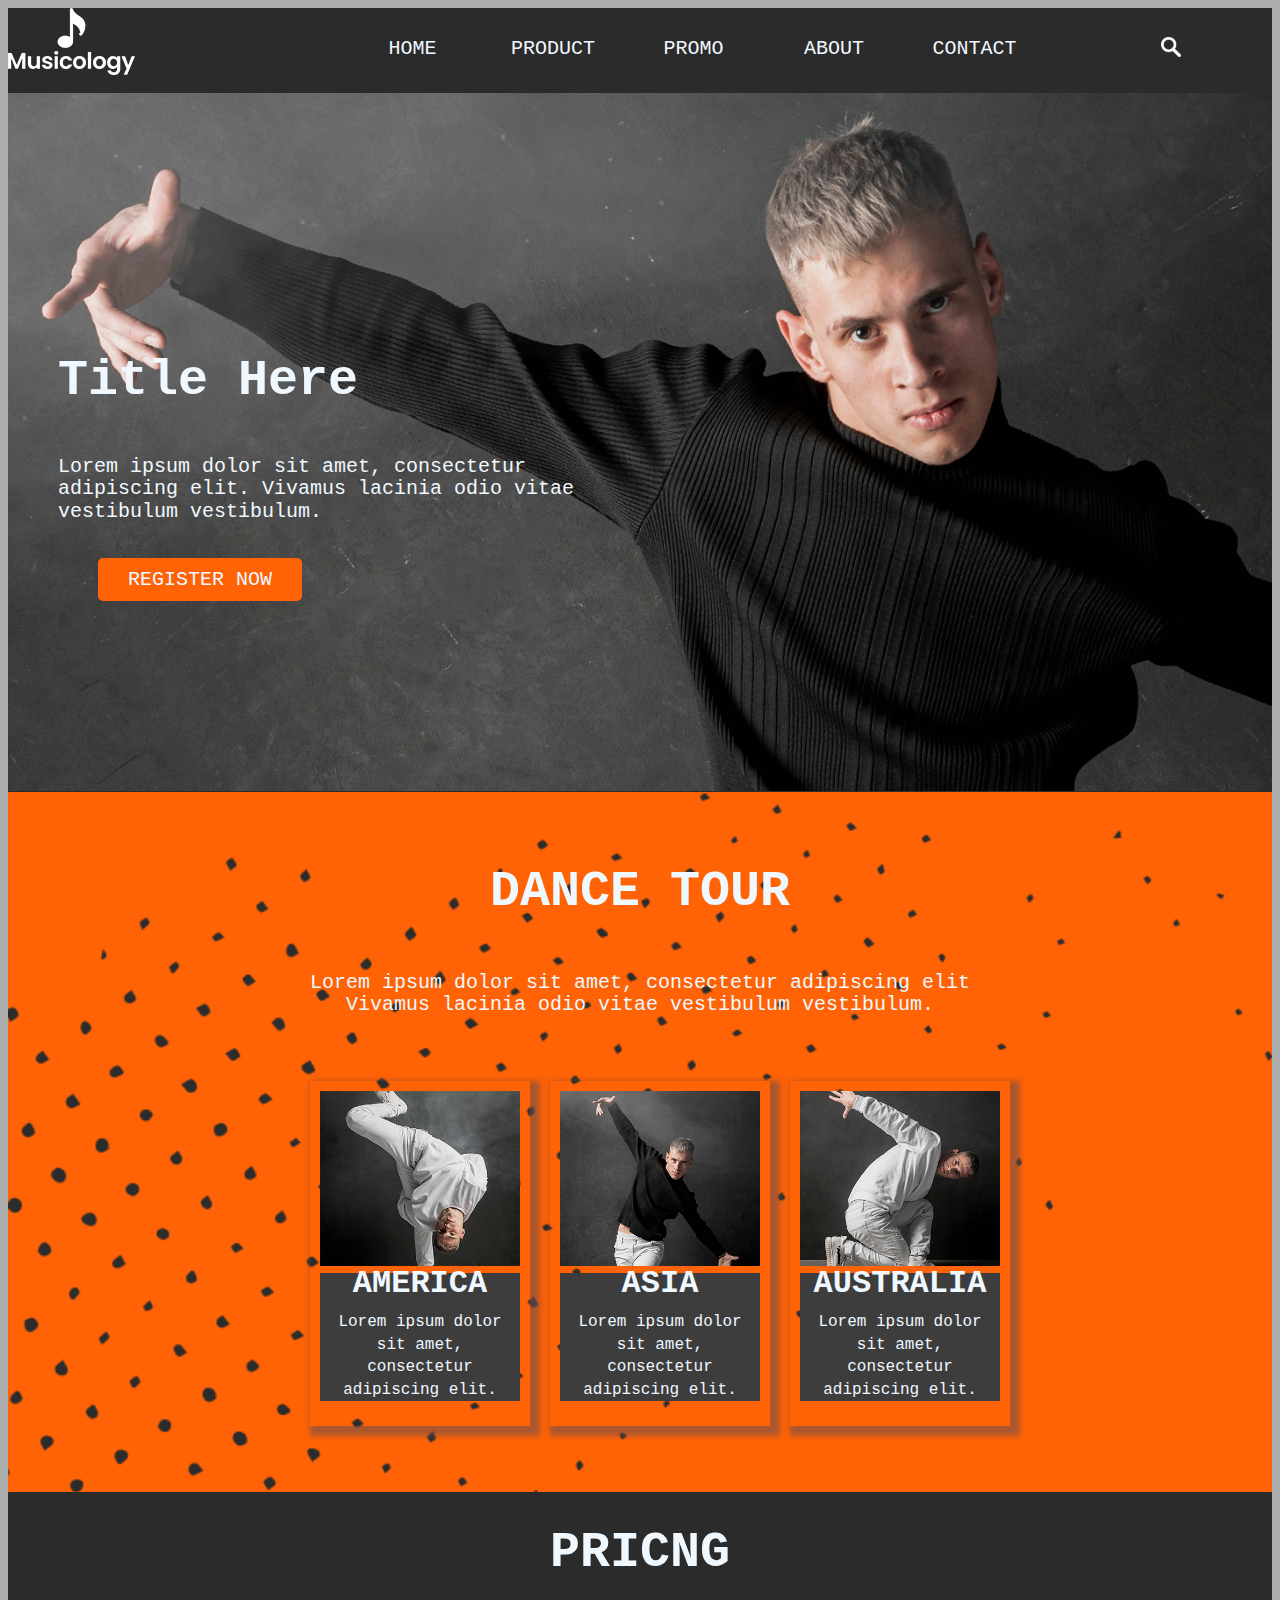
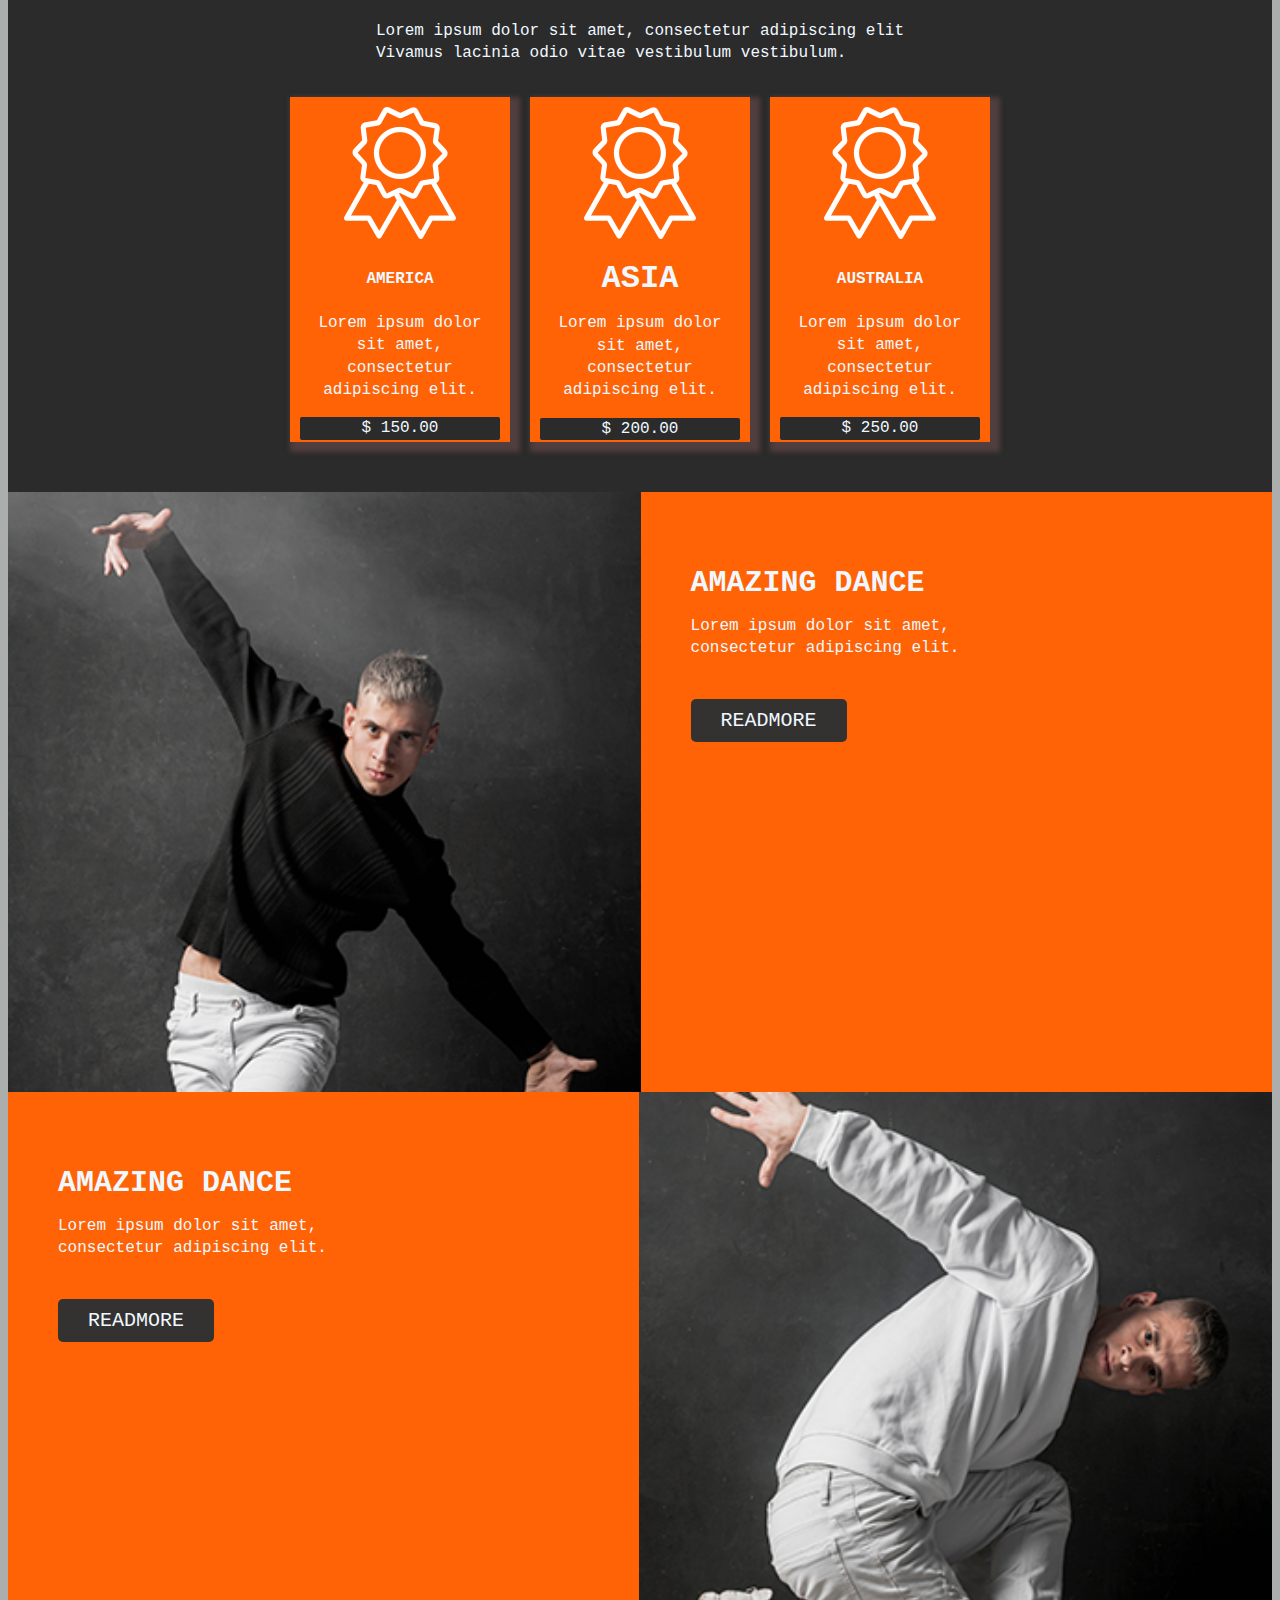
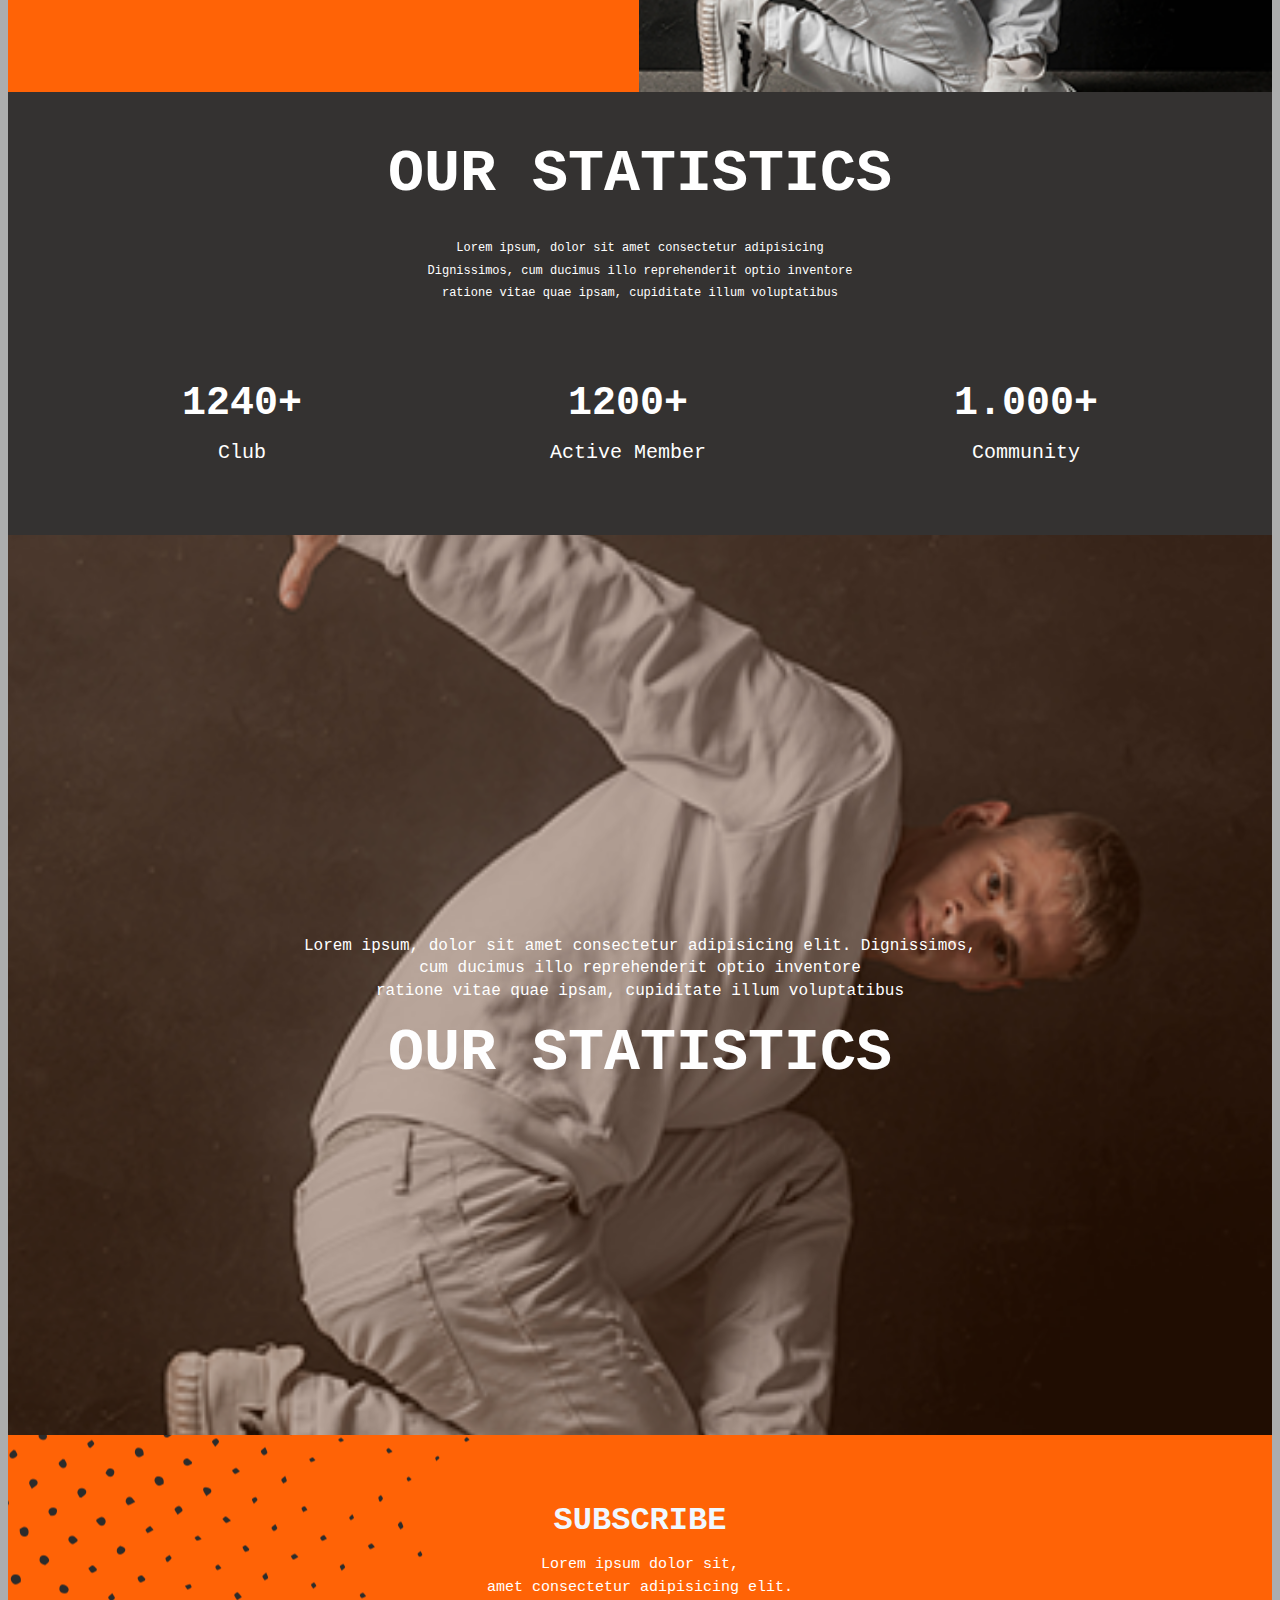
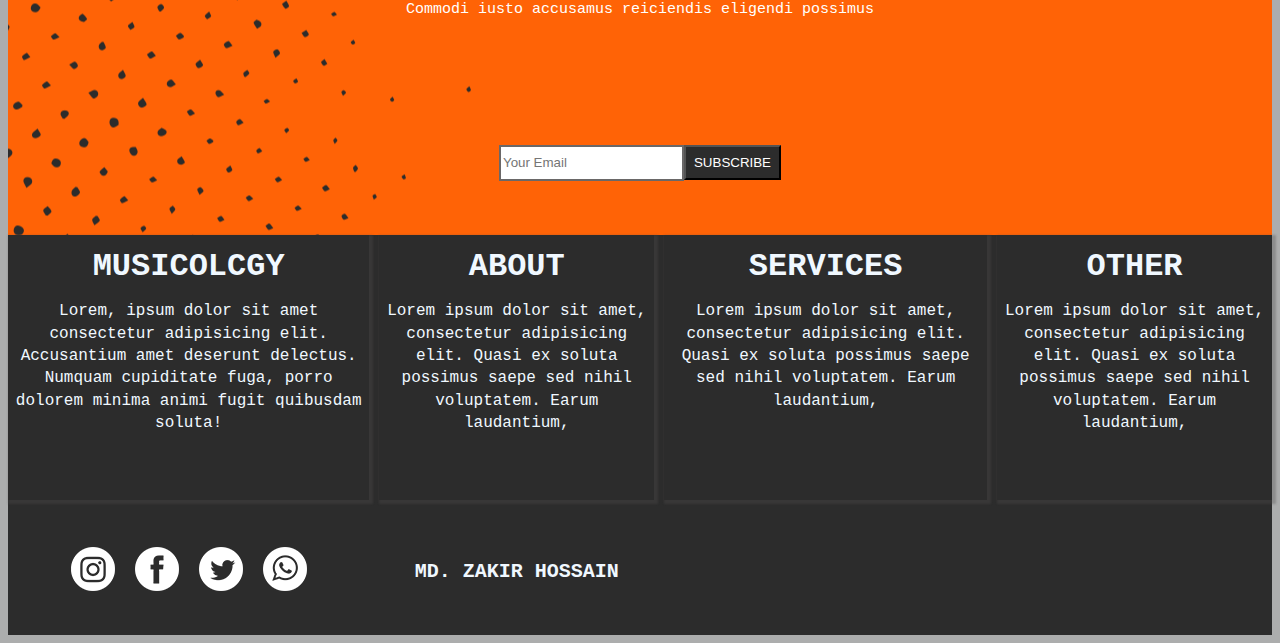
<file: index.html>
<!DOCTYPE html>
<html lang="en">
<head>
    <meta charset="UTF-8">
    <meta http-equiv="X-UA-Compatible" content="IE=edge">
    <meta name="viewport" content="width=device-width, initial-scale=1.0">
    <title>Project one home page</title>
    <link rel="stylesheet" href="./CSS/FastCss.css">

</head>

<body>
    <main>
    <!--=======================Header part start================--> 
        <header id="#" class="row">
                <div class="logo-1">
                    <a href="#"><img src="./PHOTOS/logo.png" alt="logo-img"></a>
                </div>
                <nav class="manu-1">
                    <ul>
                        <li>
                            <a href="#">HOME</a>
                        </li>
                        <li>
                            <a href="#">PRODUCT</a>
                        </li>
                        <li>
                            <a href="#">PROMO</a>
                        </li>
                        <li>
                            <a href="#">ABOUT</a>
                        </li>
                        <li>
                            <a href="#">CONTACT</a>
                        </li>
                    </ul>
                </nav>
                <div class="sercebar-1">
                    <img src="./PHOTOS/serce.png" alt="sercebar">
                </div>
        </header>
    <!--=======================Header part end================-->

    <!--=======================body  part-1 start================--> 

        <section id="#" class="row-1">
                <h1 class="ti">Title Here</h1>
                <p class="lo-1">Lorem ipsum dolor sit amet, consectetur <br> adipiscing elit. Vivamus lacinia odio vitae <br> vestibulum vestibulum. </p>
                <form action="#" class="reg-1">
                    <ul>
                        <li>
                            <a href="#"> REGISTER NOW</a>
                        </li>
                    </ul>
                </form>
        </section>
        <!--=======================body  part-1 End================--> 

        <!--=======================body  part-2 start================--> 

        <section id="#" class="row-2">
                <h1 class="ti-1">DANCE TOUR</h1>
                <p class="lo-2">Lorem ipsum dolor sit amet, consectetur adipiscing elit <br> Vivamus lacinia odio vitae vestibulum vestibulum. </p>
        <dir class="para-01">
                <div class="para-1" >
                    <img class="sobi-1" src="./PHOTOS/man-1.png" alt="img">
                <div class=" bag-1">
                    <h1 class="tia-1">AMERICA</h1>
                <p class="loa-1">Lorem ipsum dolor sit amet, consectetur adipiscing elit.</p>
                </div>
                </div>

                <div class=" para-1">
                    <img class="sobi-1" src="./PHOTOS/man-2.png" alt="img">
                    <div class=" bag-1">
                    <h1 class="tia-1">ASIA</h1>
                <p class="loa-2">Lorem ipsum dolor sit amet, consectetur adipiscing elit.</p>
            </div>
                </div>

                <div class=" para-1">
                    <img class="sobi-1" src="./PHOTOS/man-3.png" alt="img">
                    <div class=" bag-1">
                    <h1 class="tia-1">AUSTRALIA</h1>
                <p class="loa-1">Lorem ipsum dolor sit amet, consectetur adipiscing elit.</p>
            </div>
                </div>
            </dir>
        </section>
        
        <!--=======================body  part-2 End================--> 

        <!--=======================body  part-3 start================--> 
        <section id="#" class="row-3">
                    <h1 class="ti-11">PRICNG</h1>
                    <p class="lo-21">Lorem ipsum dolor sit amet, consectetur adipiscing elit <br>  Vivamus lacinia odio vitae vestibulum vestibulum. </p>

                <div class="para-02">
                    <div class="para-11" >
                        <img class="sobi-11" src="./PHOTOS/img-1-3.png" alt="img">
                        <h4 class="tia-11">AMERICA</h4>
                    <p class="loa-11">Lorem ipsum dolor sit amet, consectetur adipiscing elit.</p>
                    <div class="dolar-1">$ 150.00</div>
                    </div>

                    <div class=" para-11">
                        <img class="sobi-11" src="./PHOTOS/img-1-3.png" alt="img">
                        <h1 class="tia-11">ASIA</h1>
                    <p class="loa-21">Lorem ipsum dolor sit amet, consectetur adipiscing elit.</p>
                    <div class="dolar-1">$ 200.00</div>
                    </div>

                    <div class=" para-11">
                        <img class="sobi-11" src="./PHOTOS/img-1-3.png" alt="img">
                        <h4 class="tia-11">AUSTRALIA</h4>
                    <p class="loa-31">Lorem ipsum dolor sit amet, consectetur adipiscing elit.</p>
                    <div class="dolar-1">$ 250.00</div>
                    </div>
                </div>
            </section>
        <!--=======================body  part-3 End================-->
    <!--=======================body  part-4 start================-->
    <section id="#" class="row-4">
        <div class="ima-1"></div>
        <div class=" para-61">
            <h1 class="tia-62">AMAZING DANCE</h1>
        <p class="loa-62">Lorem ipsum dolor sit amet, <br> consectetur adipiscing elit.</p>
        <form action="#" class="reg-2">
            <ul>
                <li>
                    <a href="#">READMORE</a>
                </li>
            </ul>
        </form>
    </div>
    </section>


    <!--=======================body  part-4 End ================-->
    <!--=======================body  part-5 start ================-->
    <section id="#" class="row-4">
        
        <div class=" para-61">
            <h1 class="tia-62">AMAZING DANCE</h1>
        <p class="loa-62">Lorem ipsum dolor sit amet, <br> consectetur adipiscing elit.</p>

        <form action="#" class="reg-2">
            <ul>
                <li>
                    <a href="#">READMORE</a>
                </li>
            </ul>
        </form>
    </div>
    <div class="ima-2"></div>
    </section>

    <!--=======================body  part-5 End ================-->

    <!--=======================body  part-6 start================-->
    <section id="bag-61" class="row-6">
        <div class="our">
            <h1>OUR STATISTICS</h1>
        </div>
        <div class="LORM">
            <P>Lorem ipsum, dolor sit amet consectetur adipisicing <br> Dignissimos, cum ducimus illo reprehenderit optio inventore <br> ratione vitae quae ipsam, cupiditate illum voluptatibus </P>
        </div>
<div class="club-2" >
        <div class="CLUB-1">
            <h1>1240+</h1>
            <p>Club</p>
        </div>
        <div class="CLUB-2">
            <h1>1200+</h1>
            <p>Active Member</p>
        </div>
        <div class="CLUB-3">
            <h1>1.000+</h1>
            <p>Community</p>
        </div>
    </div>
    </section>
    <!--=======================body  part-6 End ================-->

    <!--=======================body  part-7 start================-->
    <section id="#" class="row-7">
        <div class="colar-1">
        <div class="LORM-2">
            <P>Lorem ipsum, dolor sit amet consectetur adipisicing elit. Dignissimos, <br> cum ducimus illo reprehenderit optio inventore <br> ratione vitae quae ipsam, cupiditate illum voluptatibus </P>
            <div class="our-2">
                <h1>OUR STATISTICS</h1>
            </div>
        </div>
    </div>
    </section>
    <!--=======================body  part-7 End================-->
    <!--=======================body  part-8 Start================-->
        <header id="#" class="row-8">
            <div class="subsc-1">
                <h1>SUBSCRIBE</h1>
                <p class="iprem-1">Lorem ipsum dolor sit, <br> amet consectetur adipisicing elit. <br> Commodi iusto accusamus reiciendis eligendi possimus </p>
            </div>
            <div class="sub-9">
                <input class="email-1"type="text" id="text" placeholder="Your Email">
                <div class="mit-5" >
                    <button class=" submite-5" type="submit" id="#" >
                        SUBSCRIBE
                    </button>
                </div>
            </div>
            
        </header>
    <!--=======================body  part-8 End================-->

    <!--=======================footer-Stat================-->
        <footer id="#" class="footer-1">
        <div class="mu-1" >
            <div class="ba-1"> <h1>MUSICOLCGY</h1></div>
            <div class="dolor-1"><p>Lorem, ipsum dolor sit amet consectetur adipisicing elit. Accusantium amet deserunt delectus. Numquam cupiditate fuga, porro dolorem minima animi fugit quibusdam soluta!</p></div>
           
        </div>

        <div class="mu-1" >
            <div class="ab-1">
                <h1>ABOUT</h1>
            </div>
            <div class="ab-2">
                <P> Lorem ipsum dolor sit amet, consectetur adipisicing elit. Quasi ex soluta possimus saepe sed nihil voluptatem. Earum laudantium,</P>
            </div>
        </div>

        <div class="mu-1">
            <div class="ab-1">
                <h1>SERVICES</h1>
            </div>
            <div class="ab-2">
                <P> Lorem ipsum dolor sit amet, consectetur adipisicing elit. Quasi ex soluta possimus saepe sed nihil voluptatem. Earum laudantium,</P>
            </div>
        </div>

        <div class="mu-1">
            <div class="ab-1">
                <h1>OTHER</h1>
            </div>
            <div class="ab-2">
                <P> Lorem ipsum dolor sit amet, consectetur adipisicing elit. Quasi ex soluta possimus saepe sed nihil voluptatem. Earum laudantium,</P>
            </div>
        </div>
        <div class="barw-1">
            <a class="bar-11" href="#"><img src="./PHOTOS/bar-1.png" alt=" masenger"></a>
            <a class="bar-12" href="#"><img src="./PHOTOS/fb.png" alt=" masenger"></a>
            <a class="bar-13" href="#"><img src="./PHOTOS/twer.png" alt=" masenger"></a>
            <a class="bar-14" href="#"><img src="./PHOTOS/wors.png" alt=" masenger"></a>
    </div>
    <div class="ZAKIR">
        <H4>MD. ZAKIR HOSSAIN </H4>
    </div>
        </footer>
<!--=======================footer-End================-->

    </main>
</body>
</html>
</file>
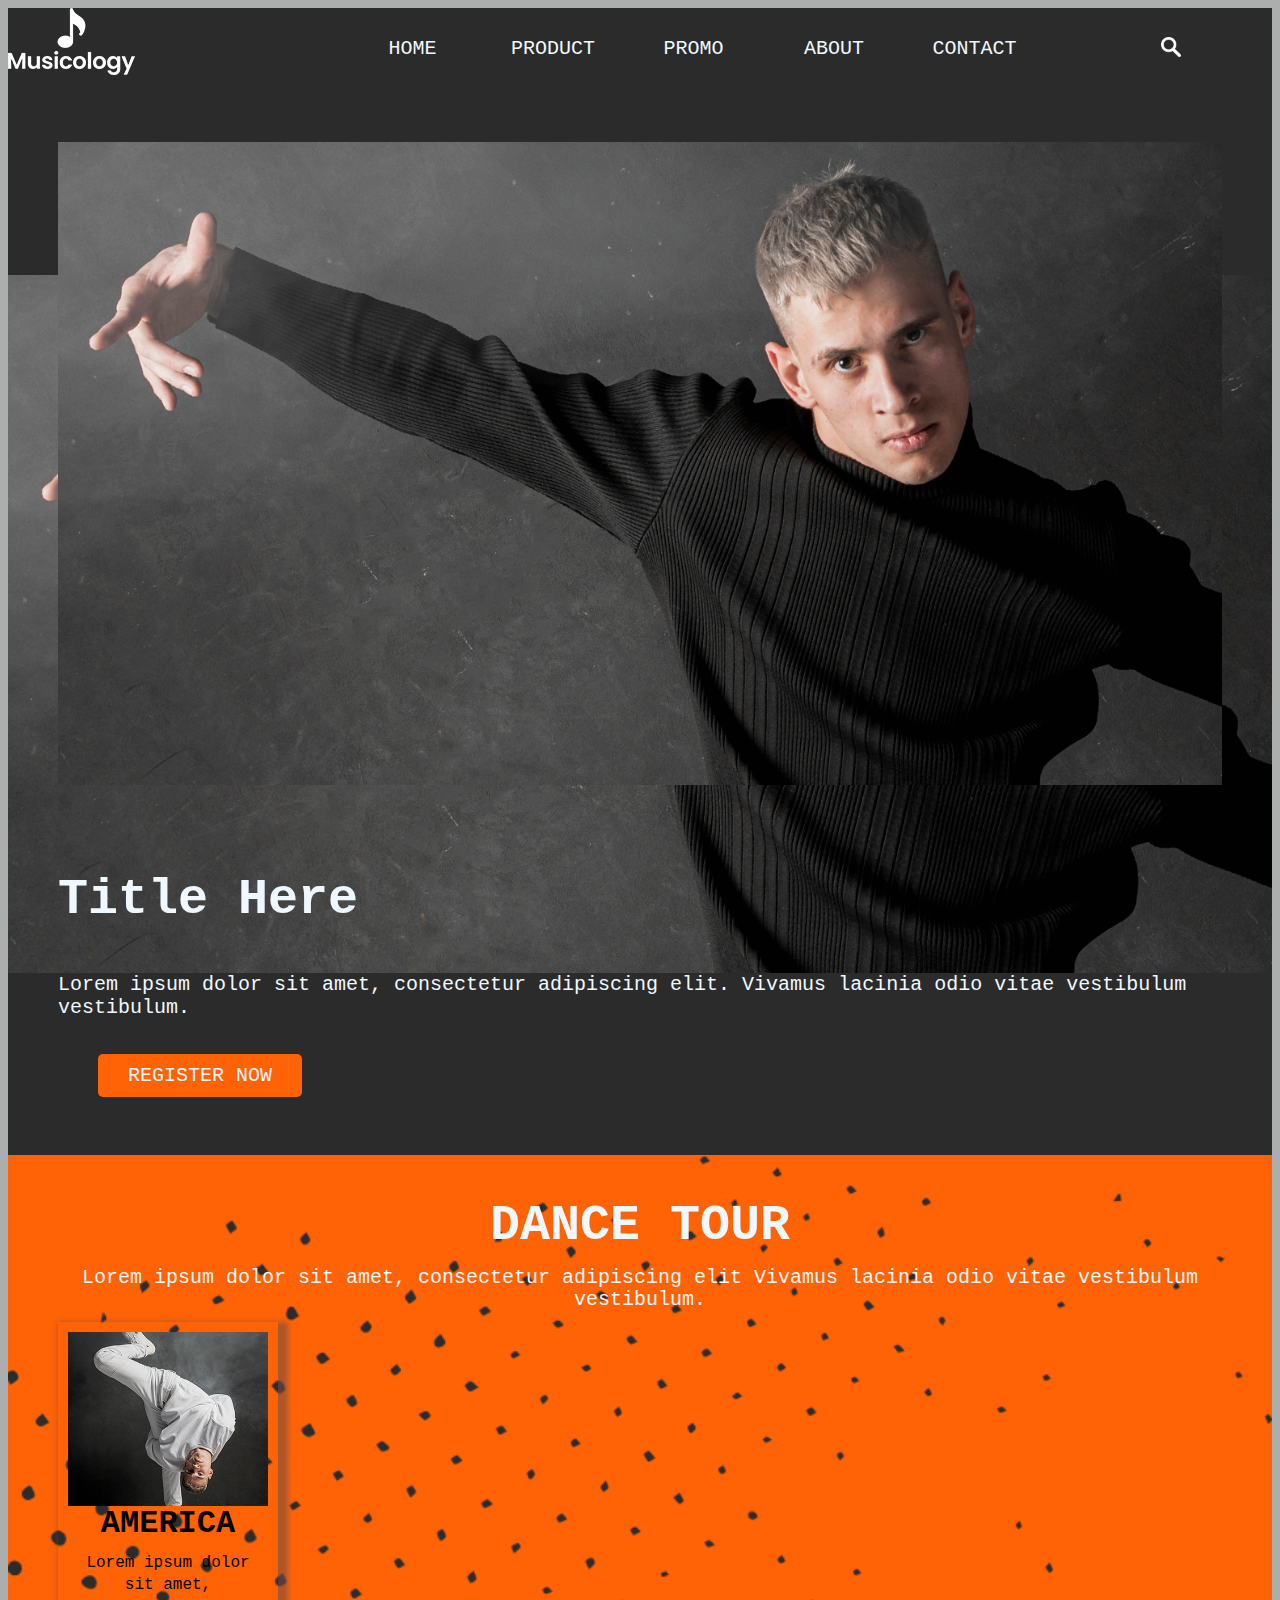
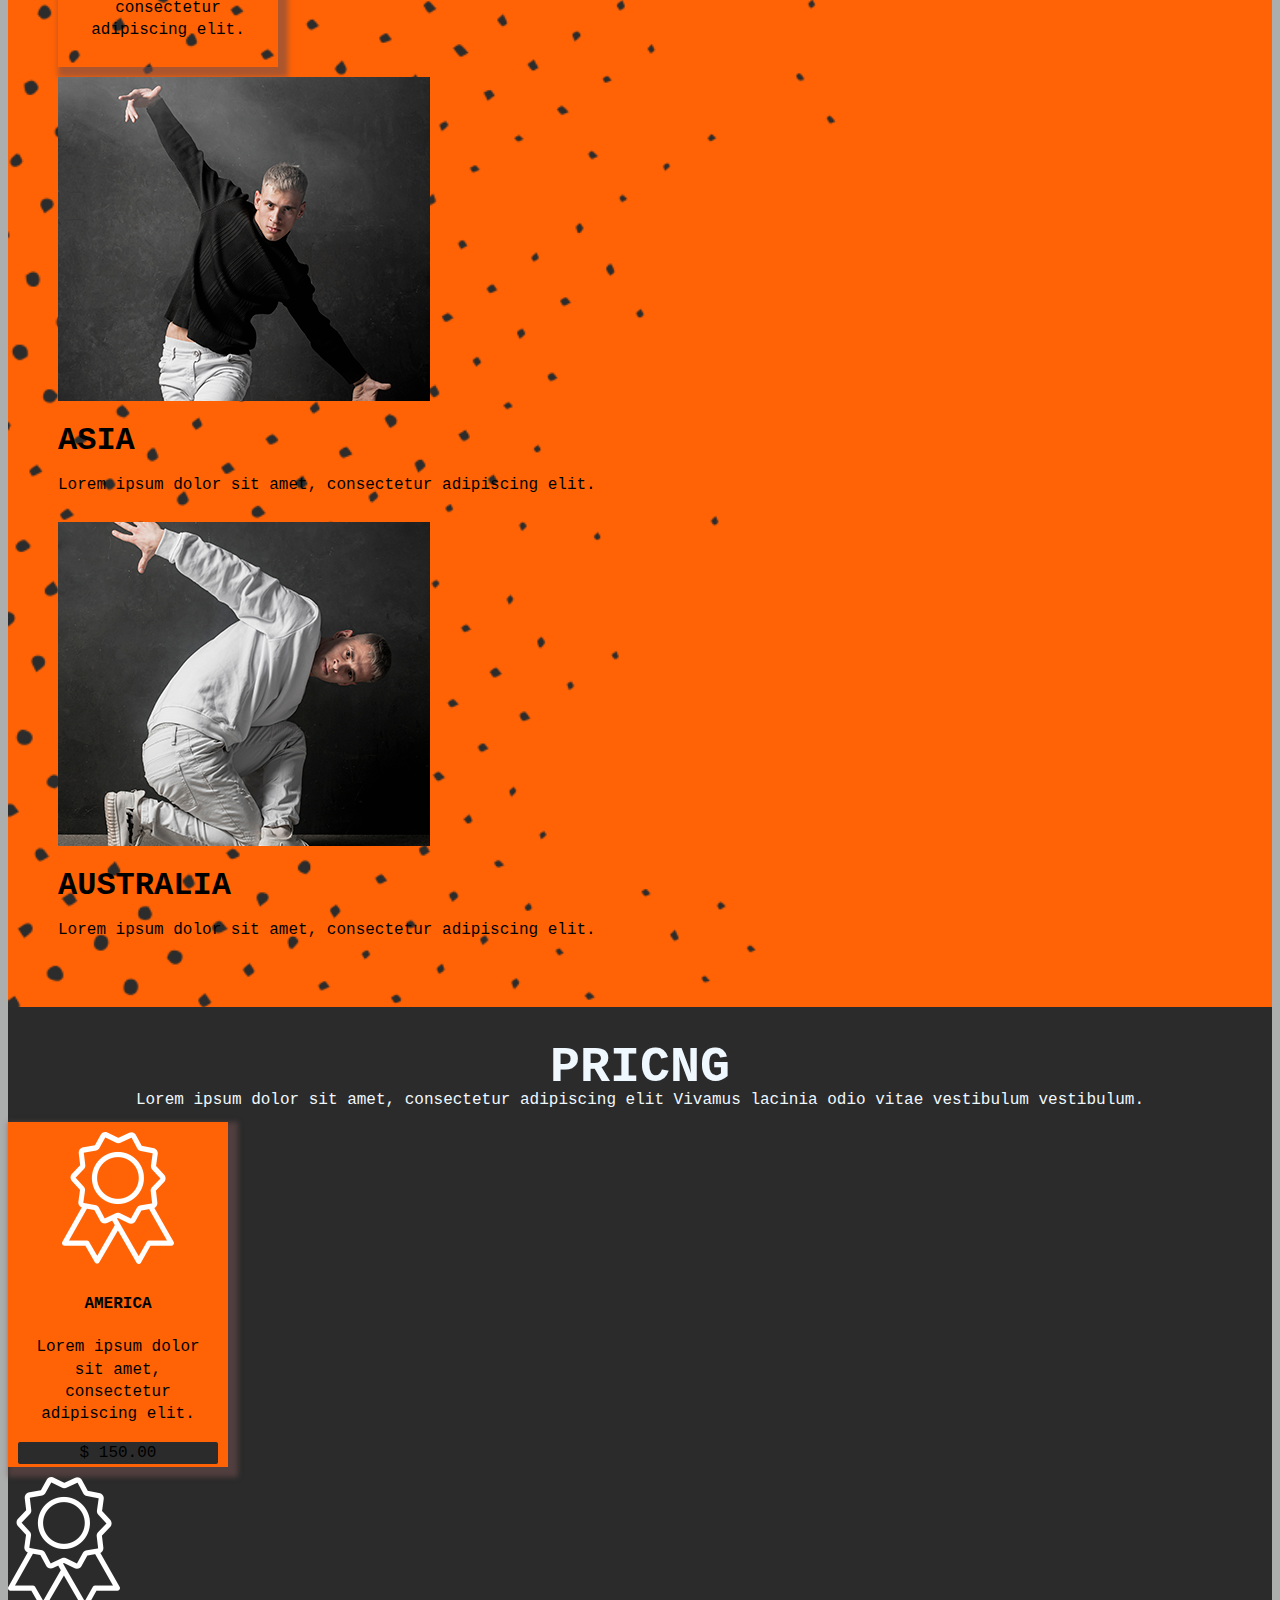
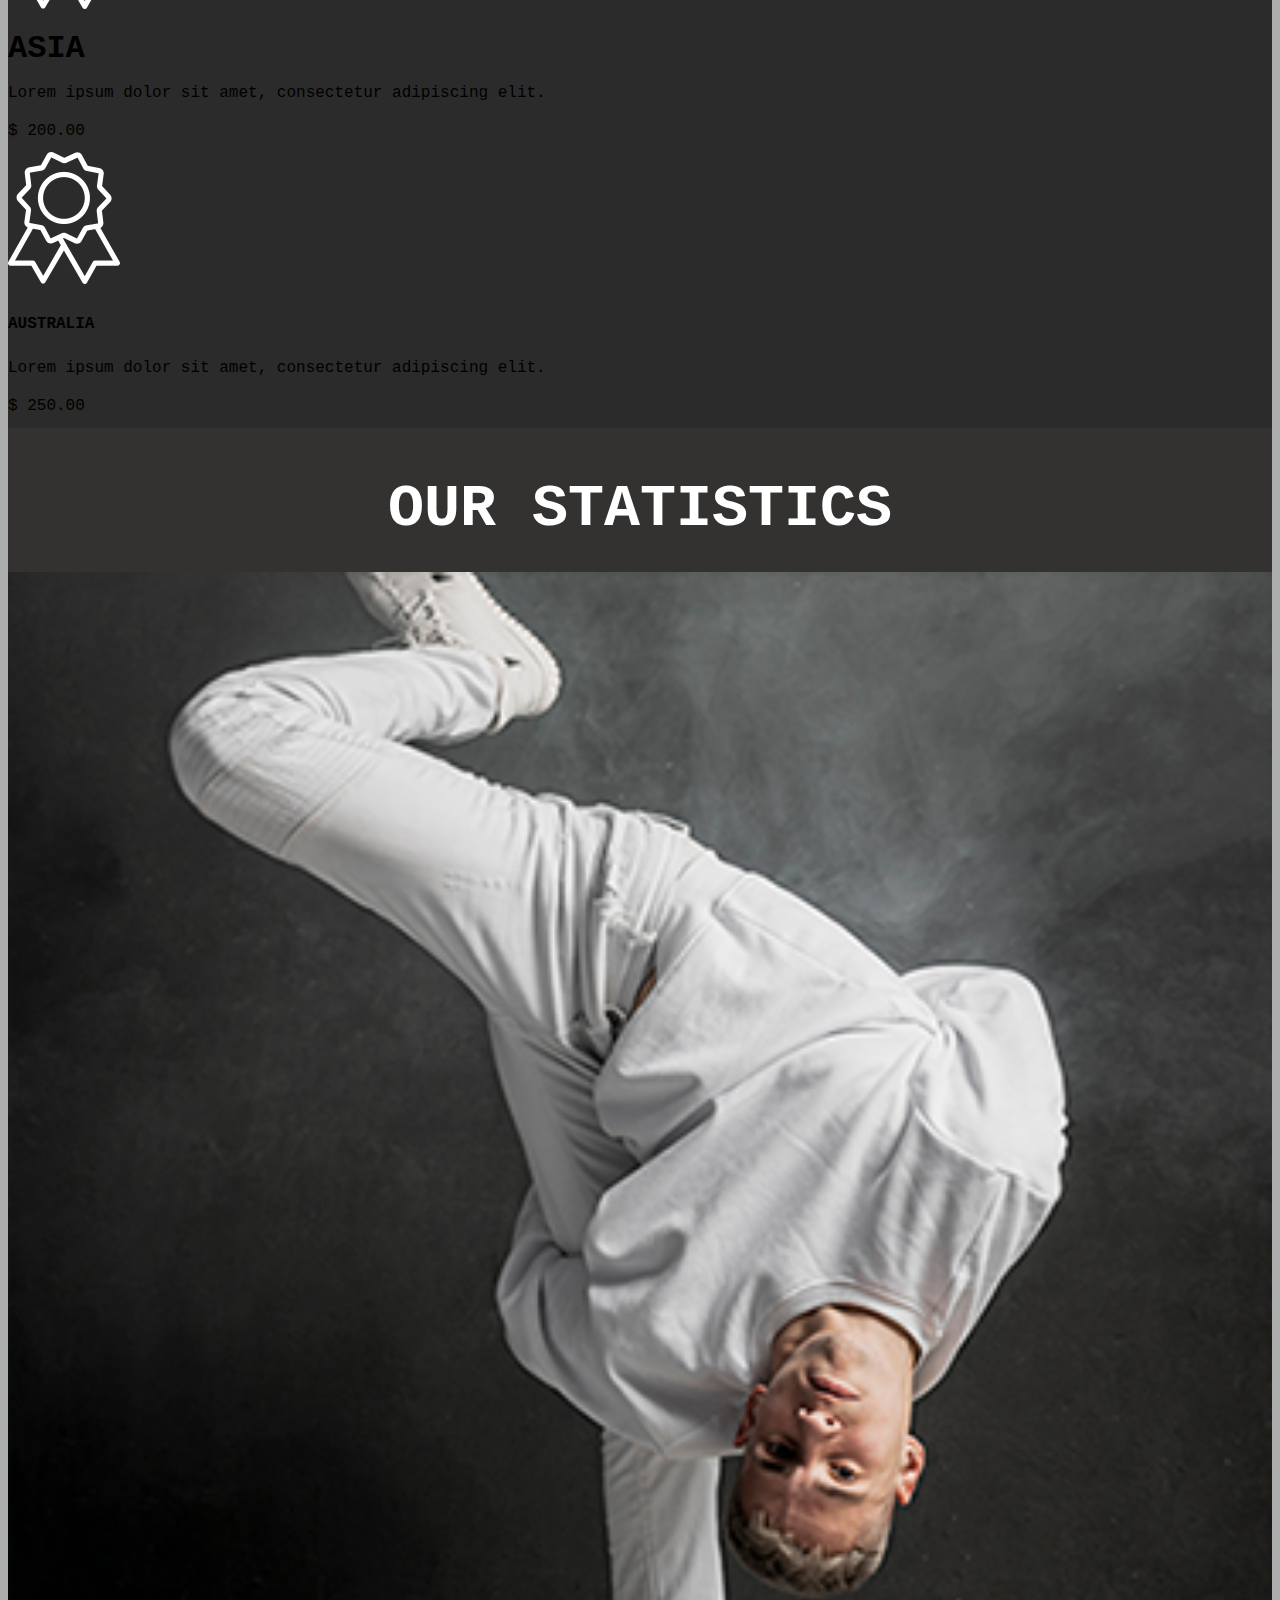
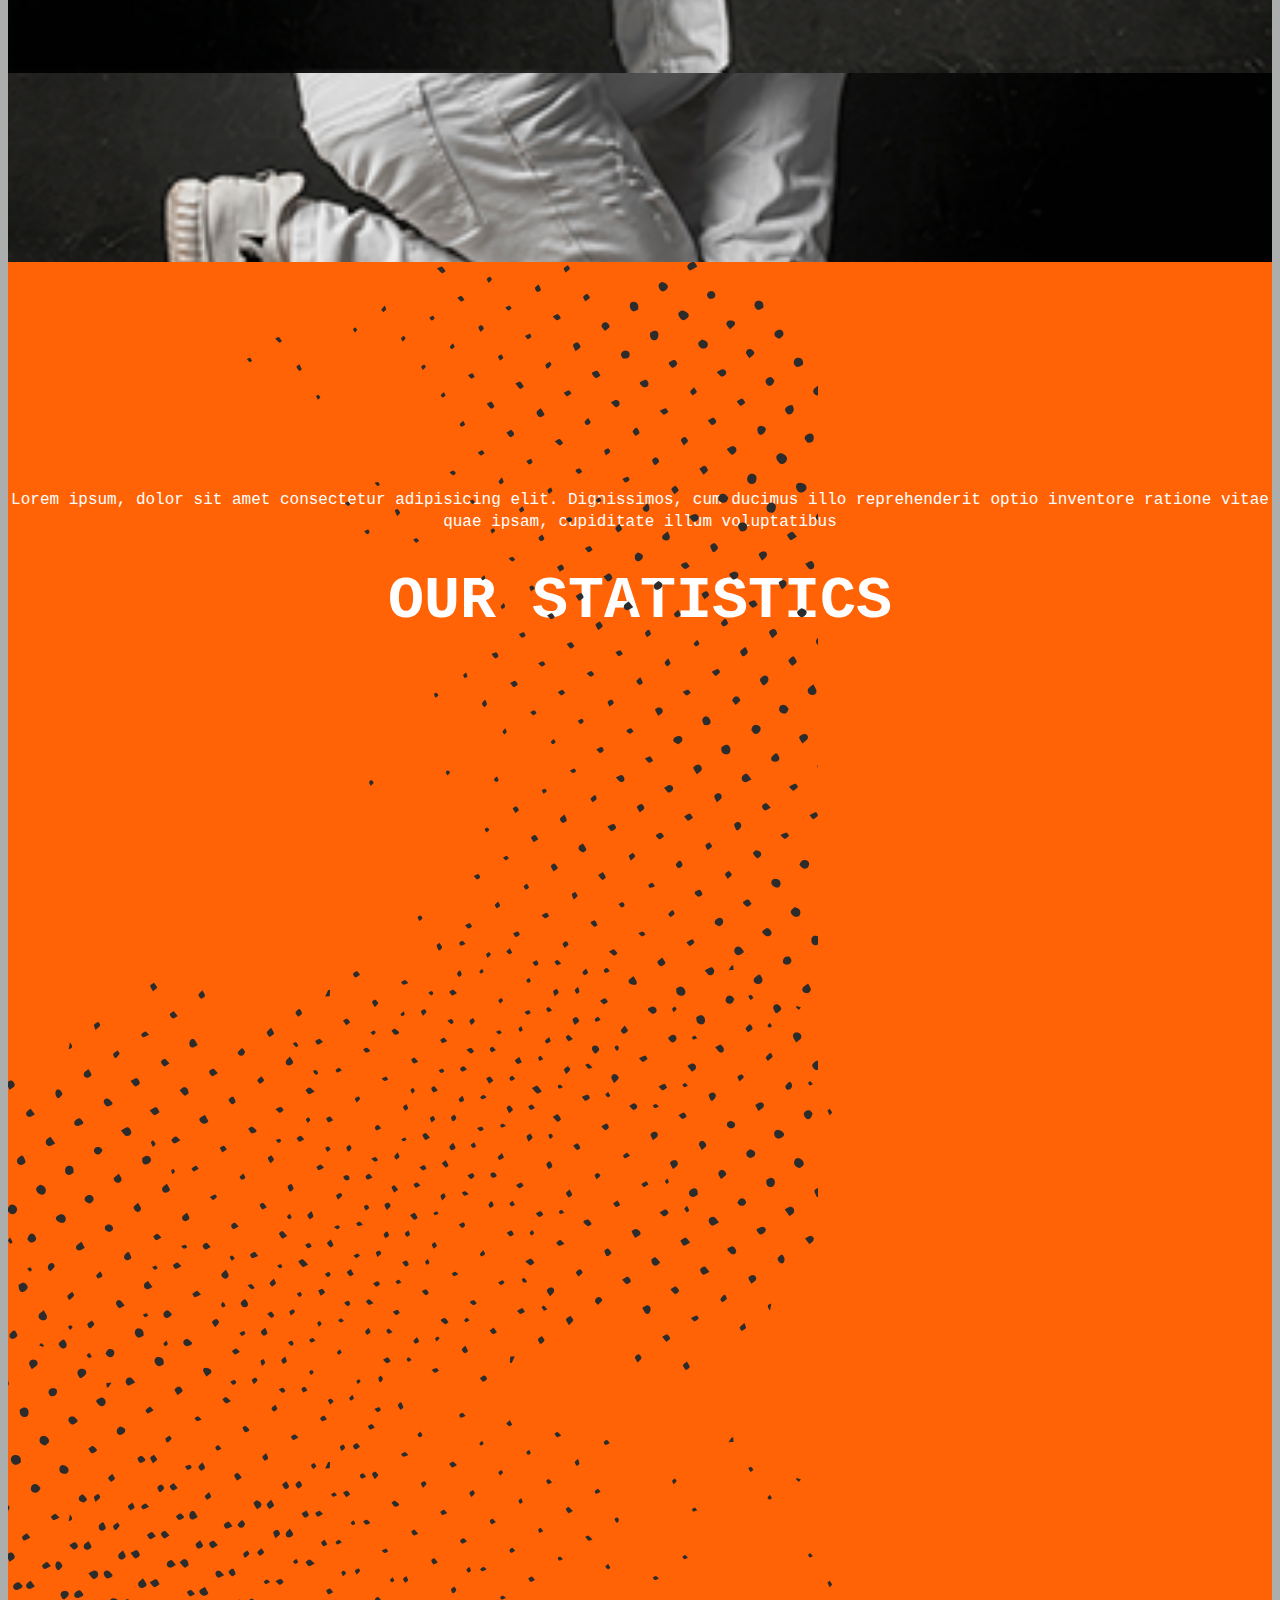
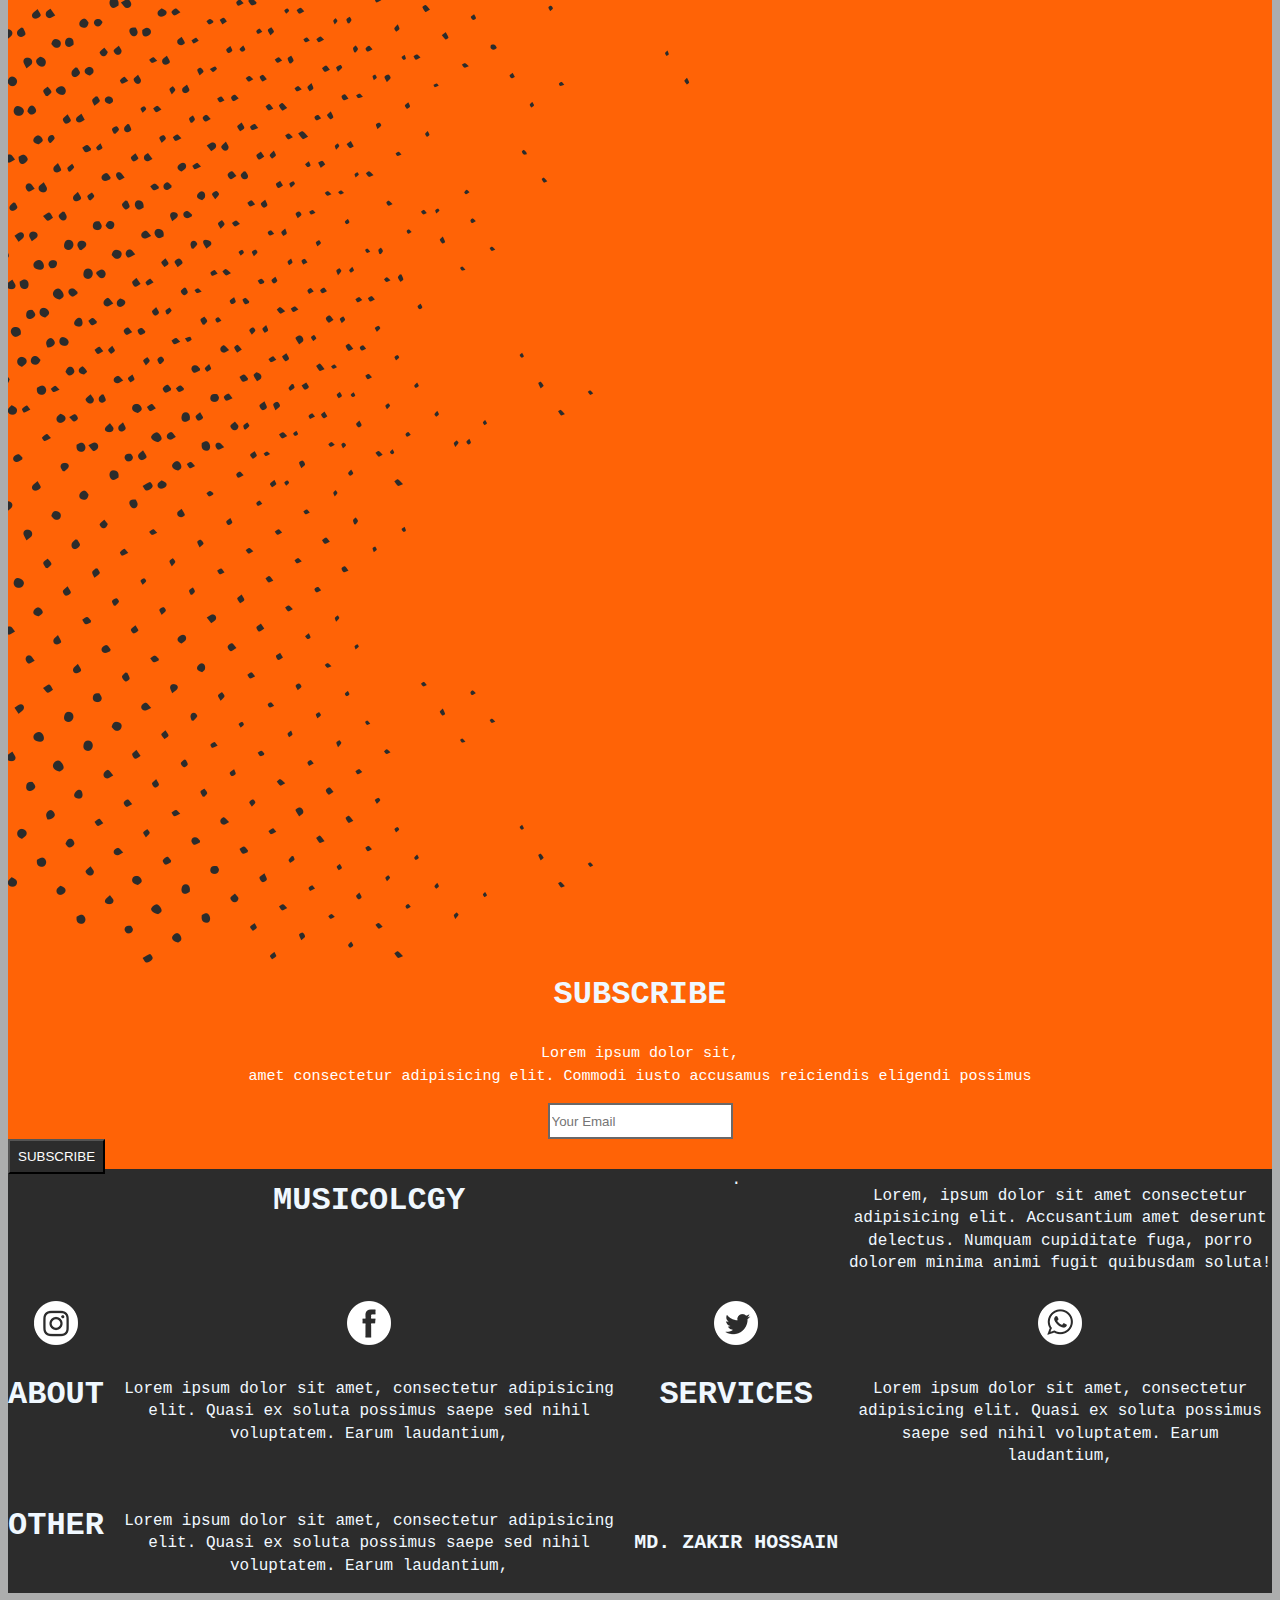
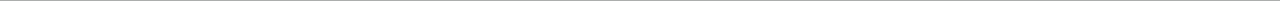
<file: HomePage.html>
<!DOCTYPE html>
<html lang="en">
<head>
    <meta charset="UTF-8">
    <meta http-equiv="X-UA-Compatible" content="IE=edge">
    <meta name="viewport" content="width=device-width, initial-scale=1.0">
    <title>Project one home page</title>
    <link rel="stylesheet" href="./CSS/FastCss.css">

</head>

<body>
    <main>
    <!--=======================Header part start================--> 
        <header id="bag-1" class="row">
                <div class="logo-1">
                    <a href="#"><img src="./PHOTOS/logo.png" alt="logo-img"></a>
                </div>
                <nav class="manu-1">
                    <ul>
                        <li>
                            <a href="#">HOME</a>
                        </li>
                        <li>
                            <a href="#">PRODUCT</a>
                        </li>
                        <li>
                            <a href="#">PROMO</a>
                        </li>
                        <li>
                            <a href="#">ABOUT</a>
                        </li>
                        <li>
                            <a href="#">CONTACT</a>
                        </li>
                    </ul>
                </nav>
                <div class="sercebar-1">
                    <img src="./PHOTOS/serce.png" alt="sercebar">
                </div>
        </header>
    <!--=======================Header part end================-->

    <!--=======================body  part-1 start================--> 

        <section id="bag-2" class="row-1">
            <img class="man" src="./PHOTOS/man.png" alt="img">
                <h1 class="ti">Title Here</h1>
                <p class="lo-1">Lorem ipsum dolor sit amet, consectetur adipiscing elit. Vivamus lacinia odio vitae vestibulum vestibulum. </p>
                <form action="#" class="reg-1">
                    <ul>
                        <li>
                            <a href="#"> REGISTER NOW</a>
                        </li>
                    </ul>
                </form>
        </section>
        <!--=======================body  part-1 End================--> 

        <!--=======================body  part-2 start================--> 
        <section id="bag-3" class="row-2">
                <div class="dan"></div>
                <h1 class="ti-1">DANCE TOUR</h1>
                <p class="lo-2">Lorem ipsum dolor sit amet, consectetur adipiscing elit  Vivamus lacinia odio vitae vestibulum vestibulum. </p>

                <div class="para-1" >
                    <img class="sobi-1" src="./PHOTOS/man-1.png" alt="img">
                    <h1 class="tia-1">AMERICA</h1>
                <p class="loa-1">Lorem ipsum dolor sit amet, consectetur adipiscing elit.</p>
                </div>

                <div class=" para-2">
                    <img class="sobi-2" src="./PHOTOS/man-2.png" alt="img">
                    <h1 class="tia-2">ASIA</h1>
                <p class="loa-2">Lorem ipsum dolor sit amet, consectetur adipiscing elit.</p>
                </div>

                <div class=" para-3">
                    <img class="sobi-3" src="./PHOTOS/man-3.png" alt="img">
                    <h1 class="tia-3">AUSTRALIA</h1>
                <p class="loa-3">Lorem ipsum dolor sit amet, consectetur adipiscing elit.</p>
                </div>
        </section>
        
        <!--=======================body  part-2 End================--> 

        <!--=======================body  part-3 start================--> 
        <section id="bag-31" class="row-3">
                    <h1 class="ti-11">PRICNG</h1>
                    <p class="lo-21">Lorem ipsum dolor sit amet, consectetur adipiscing elit  Vivamus lacinia odio vitae vestibulum vestibulum. </p>

                    <div class="para-11" >
                        <img class="sobi-11" src="./PHOTOS/img-1-3.png" alt="img">
                        <h4 class="tia-11">AMERICA</h4>
                    <p class="loa-11">Lorem ipsum dolor sit amet, consectetur adipiscing elit.</p>
                    <div class="dolar-1">$ 150.00</div>
                    </div>

                    <div class=" para-21">
                        <img class="sobi-21" src="./PHOTOS/img-1-3.png" alt="img">
                        <h1 class="tia-21">ASIA</h1>
                    <p class="loa-21">Lorem ipsum dolor sit amet, consectetur adipiscing elit.</p>
                    <div class="dolar-1">$ 200.00</div>
                    </div>

                    <div class=" para-31">
                        <img class="sobi-31" src="./PHOTOS/img-1-3.png" alt="img">
                        <h4 class="tia-31">AUSTRALIA</h4>
                    <p class="loa-31">Lorem ipsum dolor sit amet, consectetur adipiscing elit.</p>
                    <div class="dolar-1">$ 250.00</div>
                    </div>
                    <div class="ddd"></div>
            </section>
        <!--=======================body  part-3 End================-->
    

    <!--=======================body  part-6 start================-->
    <section id="bag-61" class="row-6">
        <div class="our">
            <h1>OUR STATISTICS</h1>
        </div>
        <div class="LORM">
            <P>Lorem ipsum, dolor sit amet consectetur adipisicing elit. Dignissimos, cum ducimus illo reprehenderit optio inventore ratione vitae quae ipsam, cupiditate illum voluptatibus </P>
        </div>

        <div class="CLUB-1">
            <h1>1240+</h1>
            <p>Club</p>
        </div>
        <div class="CLUB-2">
            <h1>1200+</h1>
            <p>Active Member</p>
        </div>
        <div class="CLUB-3">
            <h1>1.000+</h1>
            <p>Community</p>
        </div>
    </section>
    <!--=======================body  part-6 End ================-->

    <!--=======================body  part-7 start================-->
    <section id="#" class="row-7">
            <img class="imga-1" src="./PHOTOS/man-1.png" alt="man">
            <div class="colar-1">

            </div>
        <div class="LORM-2">
            <P>Lorem ipsum, dolor sit amet consectetur adipisicing elit. Dignissimos, cum ducimus illo reprehenderit optio inventore ratione vitae quae ipsam, cupiditate illum voluptatibus </P>
        </div>
        <div class="our-2">
            <h1>OUR STATISTICS</h1>
        </div>
    </section>
    <!--=======================body  part-7 End================-->
    <!--=======================body  part-8 Start================-->
        <header id="#" class="row-8">
            <div class="BAG-1">
            </div>

            <img class="dan-4" src="./PHOTOS/lear-dan.png" alt="IMG">
            <img class="bam-4" src="./PHOTOS/laer-bam.png" alt="IMG">

            <div class="subsc-1">
                <h1>SUBSCRIBE</h1>
            </div>
            <p class="iprem-1">Lorem ipsum dolor sit, <br> amet consectetur adipisicing elit. Commodi iusto accusamus reiciendis eligendi possimus </p>

            <div class="sub-9">
                <input class="email-1"type="text" id="text" placeholder="Your Email">
            </div>
            <div class="mit-5" >
            <button class=" submite-5" type="submit" id="#" >
                SUBSCRIBE
            </button>
        </div>
        </header>
    <!--=======================body  part-8 End================-->

    <!--=======================footer-Stat================-->
        <footer id="bag-" class="footer-1">
            <div class="ba-1"></div>
            <div class="musi"> <h1>MUSICOLCGY</h1></div>.
            <div class="dolor-1"><p>Lorem, ipsum dolor sit amet consectetur adipisicing elit. Accusantium amet deserunt delectus. Numquam cupiditate fuga, porro dolorem minima animi fugit quibusdam soluta!</p></div>

            <a class="bar-11" href="#"><img src="./PHOTOS/bar-1.png" alt=" masenger"></a>
            <a class="bar-12" href="#"><img src="./PHOTOS/fb.png" alt=" masenger"></a>
            <a class="bar-13" href="#"><img src="./PHOTOS/twer.png" alt=" masenger"></a>
            <a class="bar-14" href="#"><img src="./PHOTOS/wors.png" alt=" masenger"></a>

            <div class="ab-1">
                <h1>ABOUT</h1>
            </div>
            <div class="ab-2">
                <P> Lorem ipsum dolor sit amet, consectetur adipisicing elit. Quasi ex soluta possimus saepe sed nihil voluptatem. Earum laudantium,</P>
            </div>

            <div class="ab-3">
                <h1>SERVICES</h1>
            </div>
            <div class="ab-4">
                <P> Lorem ipsum dolor sit amet, consectetur adipisicing elit. Quasi ex soluta possimus saepe sed nihil voluptatem. Earum laudantium,</P>
            </div>

            <div class="ab-5">
                <h1>OTHER</h1>
            </div>
            <div class="ab-6">
                <P> Lorem ipsum dolor sit amet, consectetur adipisicing elit. Quasi ex soluta possimus saepe sed nihil voluptatem. Earum laudantium,</P>
            </div>

            <div class="ZAKIR">
                <H4>MD. ZAKIR HOSSAIN </H4>
            </div>
            
            


            
            
        </footer>
<!--=======================footer-End================-->

    </main>
</body>
</html>
</file>
<file: CSS/FastCss.css>
:root{

}
html{
    box-sizing: border-box;
    font-family: 'Courier New', Courier, monospace;

    
    
}
body{
    background-color: rgba(57, 59, 59, 0.418);
    
}
main{
    line-height: 1.4rem;
}


img{
    max-width: 100%;
    
}
.row{
    display: grid;
    background-color:#2B2B2B;
    grid-gap: 10px;
    grid-template-areas: 
    " logo-1 manu-1  sercebar-1";
}
/*-------ROW-----*/


.manu-1 ul{
    display: grid;
    padding: 15px;
    list-style: none;
    grid-template-columns: repeat(5,1fr);
    text-align: center;
}
.manu-1 a{
    text-decoration: none;
    color: aliceblue;
    font-size: 20px;
    line-height: 20px;
    padding: 5px 10px;
    cursor: pointer;
}

.manu-1 a:hover{
    background-color: rgb(58, 56, 52);
    box-shadow: #3e3d3d 2px 2px;
    border-radius: 3px;
}
.sercebar-1{
    max-width: 20px;
    margin: auto;
    cursor: pointer;

}

.sercebar-1:hover{
    cursor: pointer;
    box-shadow: #3e3d3d 2px 2px;
}
/*------ROW-1-------*/
.row-1{
    display: grid;
    background-color:#2B2B2B;
    grid-gap: 10px;
    grid-template-areas: 
    " logo-1 manu-1  sercebar-1";
    background-image: url(../PHOTOS/man.png);
    min-height: 600px;
    background-size: cover;
    background-position: center;
    background-size:contain;
    padding: 50px;
    display: flex;
    flex-direction: column;
    align-items: start;
    justify-content: center;
}
.ti{
    color: aliceblue;
    font-size: 50px;
    padding-top: 60px ;
}
.lo-1{
    color: aliceblue;
    font-size: 20px;
}
.reg-1{
    align-items: start;
}

.reg-1 ul li{
display: inline-block;
}

.reg-1 ul a{
    color: aliceblue;
    text-decoration: none;
    font-size: 20px;
    background-color: #FF6306;
    border-radius: 5px;
    cursor: pointer;
    margin-top: 0px;
    padding: 10px 30px;

}


.reg-1 ul a:hover{
    background-color:#3e3d3d;
    box-shadow: #2B2B2B 2px 2px;
}

/*------ROW-2-------*/

.row-2{
    min-height: 600px;
    background-color: #FF6306;
    background-image:url(../PHOTOS/laer-bam.png);
    display: grid;
    grid-gap: 10px;
    background-size: cover;
    padding: 50px;
    display: flex;
    flex-direction: column;
    justify-content: center;
    background-repeat: no-repeat;
}

.ti-1{
    text-align: center;
    margin: auto;
    font-size: 50px;
    color: aliceblue;
}
.lo-2{
    text-align: center;
    margin: auto;
    font-size: 20px;
    color: aliceblue;
    margin-top: 20px;
}
.para-01{
    display: grid;
    grid-template-areas: 
    "para-1 para-1 para-1";
    grid-gap: 20px;
    justify-content: center;
    z-index: 10;
}
.para-1{
    padding: 10px;
    box-shadow: #6e4c4c92 5px 5px 5px 5px;
    max-width: 200px;
    height: 325px;
    text-align: center;
}

.bag-1 {
    background-color: #3e3d3d;
    color: aliceblue;
}
.tia-1{
    margin: 0px;
    padding: 0px;
}



/*------ROW-3-------*/

.row-3{
    min-height: 600px;
    background-color: #2B2B2B;
    display: grid;
    grid-gap: 10px;
    background-size: cover;
    display: flex;
    flex-direction: column;
    justify-content: center;
    background-repeat: no-repeat;
}

.ti-11{
    margin: auto;
    font-size: 50px;
    margin-top: 50px;
    color: aliceblue;

}
.lo-21{
    margin: auto;
    color: aliceblue;
}

.para-02{
    display: grid;
    grid-template-areas: 
    "para-1 para-1 para-1";
    grid-gap: 20px;
    justify-content: center;
    padding-bottom: 50px;
    color: aliceblue;
}

.para-11{
    padding: 10px;
    box-shadow: #6e4c4c92 5px 5px 5px 5px;
    max-width: 200px;
    height: 325px;
    text-align: center;
    background-color: #FF6306;
}

.dolar-1{
    background-color: #2B2B2B;
    border-radius: 2px;
    cursor: pointer;

}
/*------ROW-4-------*/
.row-4{
    display: grid;
    grid-template-areas:
    " ima-1 para-61";
}
.ima-1{
    min-width: 320px;
    background-image: url(../PHOTOS/man-2.png);
    background-size: cover;
    background-position: center;
    min-height: 600px;
}
.para-61{
    padding-left: 50px;
    background-color: #FF6306;
    color: aliceblue;.
}
.tia-62{
    font-size: 30px;
    margin-top: 80px;

}

.reg-2{
    margin-top: 50px;
}
.reg-2 ul{
    margin: 0px;
    padding-left: 0px;
}

.reg-2 ul li{
display: inline-block;
}

.reg-2 ul a{
    color: aliceblue;
    text-decoration: none;
    font-size: 20px;
    background-color: #343231;
    border-radius: 5px;
    cursor: pointer;
    margin-top: 0px;
    padding: 10px 30px;

}


.reg-2 ul a:hover{
    background-color:#3e3d3d;
    box-shadow: #2B2B2B 2px 2px;
}


/*------ROW-5-------*/
.row-4{
    display: grid;
    grid-template-areas:
    " ima-1 para-61";
}
.ima-2{
    min-width: 320px;
    background-image: url(../PHOTOS/man-3.png);
    background-size: cover;
    background-position: center;
    min-height: 600px;
}
.para-61{
    padding-left: 50px;
    background-color: #FF6306;
    color: aliceblue;.
}
.tia-62{
    font-size: 30px;
    margin-top: 80px;

}

.reg-2{
    margin-top: 50px;
}
.reg-2 ul{
    margin: 0px;
    padding-left: 0px;
}

.reg-2 ul li{
display: inline-block;
}

.reg-2 ul a{
    color: aliceblue;
    text-decoration: none;
    font-size: 20px;
    background-color: #343231;
    border-radius: 5px;
    cursor: pointer;
    margin-top: 0px;
    padding: 10px 30px;

}


.reg-2 ul a:hover{
    background-color:#3e3d3d;
    box-shadow: #2B2B2B 2px 2px;
}

/*------ROW-6-------*/
.row-6{
    display: grid;
    background-color:#343231;
    
}


.our{
    display: grid;
    margin: auto;
    text-align: center;
    margin-top: 30px;
    color: white;
    font-size: 30px;
}

.LORM{
    color: white;
    font-size: 12px;
    text-align: center;
}
.club-2{
    display: grid;
    grid-template-areas: 
    "CLUB-1 CLUB-2 CLUB-3 ";
    margin: 50PX;
}

.CLUB-1{
    text-align: center;
    color: white;
    font-size: 20px;
}

.CLUB-2{
    font-size: 20px;
    text-align: center;
    color: white;
}
.CLUB-3{
    font-size: 20px;
    text-align: center;
    color: white;
}
/*--=======================body  part-6 End================--*/

/*--=======================body  part-7 Start================--*/


.row-7{
    display: grid;
    background-image:url(../PHOTOS/man-3.png);
    background-size: cover;
    background-position: center;
    height: 900px;
    grid-template-areas: 
    "LORM-2 our-2";
    display: flex;
    flex-direction: column;
    justify-content: center;
    background-repeat: no-repeat;
}
.colar-1{
    background-color: #5c250558;
    height: 900px;

}
.LORM-2{
    text-align: center;
    color: rgb(255, 255, 255);
   justify-items: center;
   margin-top: 400PX;
}

.our-2{
    
    text-align: center;
    color: rgb(254, 254, 254);
    font-size: 30px;
}

/*--=======================body  part-7 End================--*/


/*--=======================body  part-8 srart================--*/
.row-8{
    display: grid;
    margin: auto;
    background-color: #FF6306;
    min-height: 400px;
    background-image: url(../PHOTOS/laer-bam.png);
    background-repeat: no-repeat;
    background-position:left;
}

.subsc-1{
    margin: auto;
    text-align: center;
    color: aliceblue; 
}

.iprem-1{
    text-align: center;
    color: white;
    font-size: 15px;
}

.sub-9{
    
    text-align:left; 
    display: flex;
    margin: auto;
}
.email-1{
    height: 30px;
    border: #6a6868 2px solid;
}
.mit-5{
    height: 30px;
    
}


.submite-5{
    padding: 8px;
    background-color: #2C2C2C;
    color: white;
    cursor:pointer;
    
    
}
/*--=======================body  part-8 End================--*/
/*--=======================  footer-Stat================--*/
.footer-1{
    display: grid;
    grid-template-areas: 
    "mu-1 mu-2 mu-3 mu-4";
    margin: auto;
    text-align: center;
    color: aliceblue;
    background-color: #2C2C2C;
    min-height: 400px;
    grid-gap: 10px;
}

.barw-1{
    display: flex;
    float:left;
}
.mu-1{
    
    box-shadow: #524d4d58 2px 2px 2px 2px;
}

.barw-1{
    margin: auto;
    grid-columns:1/-1;
    grid-gap: 20px;
}
.ZAKIR{
    margin: auto;
    font-size: 20PX;
}
/*--=======================  footer-End================--*/

/*--================== max-media width-700==============--*/

@media(max-width:700px){
    .row{
        display: grid;
        grid-gap: 5px;
        grid-template-areas: 
        'logo-1'
        'manu-1'
        'sercebar-1';
    }
    .logo-1{
        max-width: 100px;
        margin: auto;
        margin-top: 20px;
    }
    .manu-1 ul{
        display: grid;
        grid: gap 1px;
        padding: 5px;
        list-style: none;
        grid-template-columns: repeat(5,1fr);
        text-align: center;
    }
    .manu-1 a{
        text-decoration: none;
        color: aliceblue;
        font-size: 15px;
        line-height: 20px;
        padding: 5px 10px;
        cursor: pointer;
    }
    
    .sercebar-1{
        max-width: 20px;
        margin: auto;
        cursor: pointer;
        margin-bottom: 10px;
    }
    .row-1{
        background-size: cover;
        background-position:right;
    }

    .para-01{
        grid-template-areas: 
        'para-1 para-1';
    }
    .para-02{
        grid-template-areas: 
        "para-1 para-1";
    }


    .row-4{
        display: grid;
        grid-template-areas:
        " ima-1";
    }

    .row-7{

        background-image:url(../PHOTOS/man-3.png);
        background-size: cover;
        background-position:right;
        
    }

    .footer-1{
        grid-template-areas: 
        "mu-1 mu-2";
        margin: auto;
        
    }

    .ZAKIR{
        margin: auto;
        font-size: 15px;
    }
}

/*--================== max-media width-500==============--*/

@media(max-width:500px){
    
    .manu-1 ul{
        grid-template-columns:1fr;
        text-align: center;
        grid-gap: 10px;
        
    }

    .manu-1 a{
        text-decoration: none;
        color: aliceblue;
        font-size: 15px;
        background-color: #874c2ab4;
        cursor: pointer;
        padding: 0px 60px;
        border-radius: 5px;
    }

    .ti{
        font-size: 30px;
    }

    .lo-1{

        font-size: 15px;
        text-align: center;
    }
    
    .reg-1 ul a{
        font-size: 15px;
        background-color: #FF6306;
        border-radius:2px;
        cursor: pointer;
        margin-top: 5px;
        padding: 10px 10px;
    }
    .row-2{
        padding: 10px;
    }

    .ti-1{
        text-align: center;
        margin: auto;
        font-size: 35px;
        color: aliceblue;
    }
    .para-01{
        display: grid;
        grid-template-areas: 
        "para-1 para-1 ";
        grid-gap: 5px;
        justify-content: center;

    }
    .our h1{
        margin: auto;
        font-size: 20px;
    }
    .LORM{
        color: white;
        font-size: 8px;
        text-align: center;
    }

    .club-2{
        display: grid;
        grid-template-areas: 
        "CLUB-1 CLUB-2 ";
        margin: 50PX;
    }

    .our-2{
        text-align: center;
        color: rgb(254, 254, 254);
        font-size: 20px;
    }
    
    .ima-1{
        background-image: url(../PHOTOS/man-2.png);
        background-size: cover;
        background-position: center;
        min-height: 600px;
    }

    .ima-2{
        background-image: url(../PHOTOS/man-3.png);
        background-size: cover;
        background-position: center;
        min-height: 600px;
    }

    .para-61{
        background-color: #FF6306;
        color: aliceblue;
        
    }

    .tia-62{
        font-size: 30px;
        margin-top: 80px;
        margin: auto;
    
    }

    .ba-1{
        font-size: 10px;
    }

    .dolor-1 p{
        font-size: 15px;
        padding: 2px;
    }

    .ab-1{
        font-size: 10px;
    }
    
}








/*--================== max-media width-500==============--*/


@media(min-width:701px){
    
    .row-1{
    
    background-image: url(../PHOTOS/man.png);
    min-height: 600px;
    background-size: cover;
    background-position: center;
    background-size:contain;
    align-items: start;
    justify-content: center;
        background-repeat: no-repeat;
    }
}
</file>
